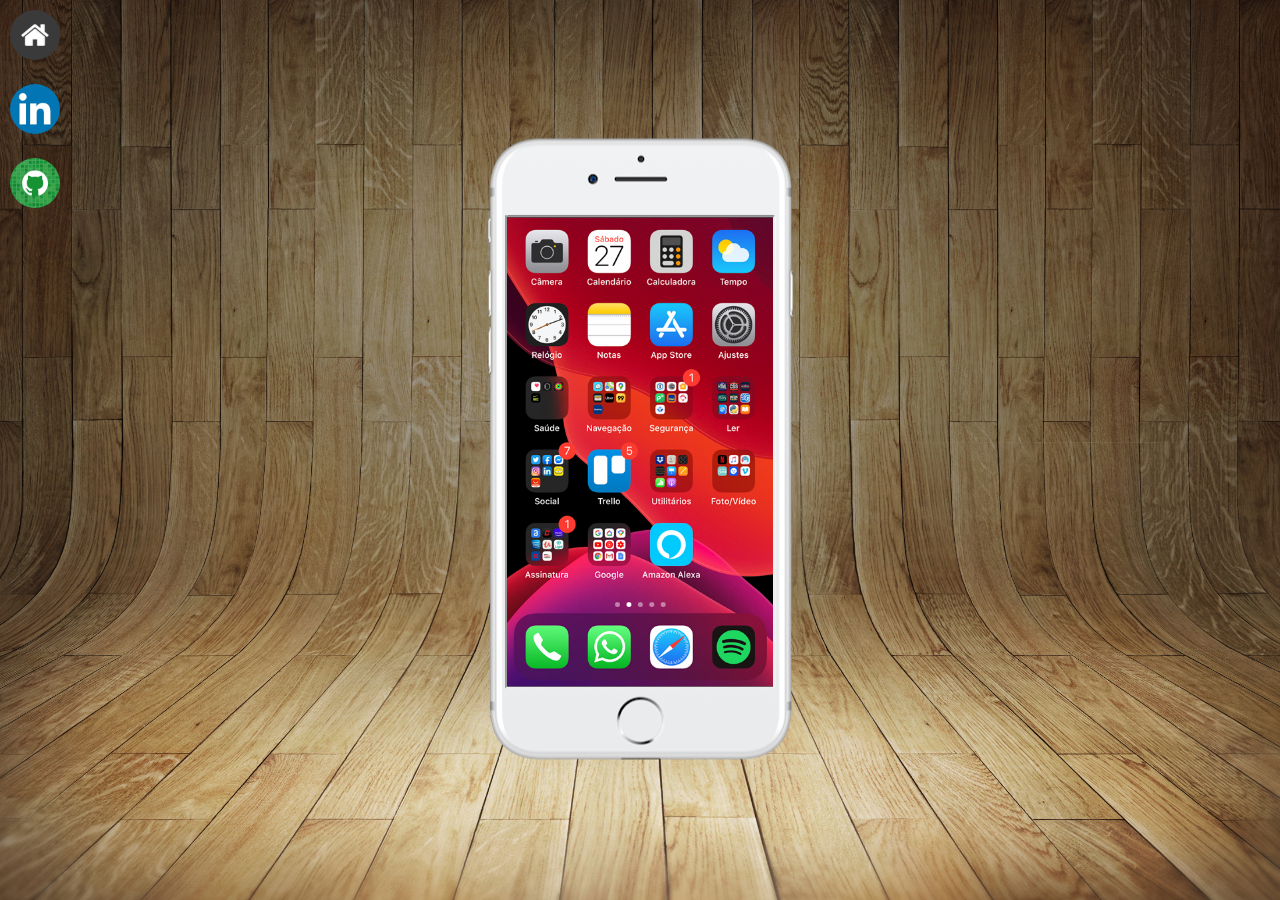
<file: index.html>
<!DOCTYPE html>
<html lang="pt-br">
<head>
    <meta charset="UTF-8">
    <meta http-equiv="X-UA-Compatible" content="IE=edge">
    <meta name="viewport" content="width=device-width, initial-scale=1.0">
    <title>Redes Sociais</title>
    <link rel="shortcut icon" href="favicon.ico" type="image/x-icon">
    <link rel="stylesheet" href="style.css">
</head>
<body>
    <main>
        <section id="celular">

            <iframe src="home.html" name="frame" id="tela">
                <p>Seu navegador não é compatível com o recurso.</p>
            </iframe>

        </section>

        <section id="redes">

            <a href="home.html" target="frame">
                <img src="imagens/logo-home.jpg" alt="home">
            </a>
            
            <br>

            <a href="linkedin.html" target="frame">
                <img src="imagens/logo-linkedin.jpg" alt="linkedin">
            </a>

            <br>

            <a href="github.html" target="frame">
                <img src="imagens/logo-github.jpg" alt="github">
            </a>

        </section>
    </main>
    
</body>
</html>
</file>
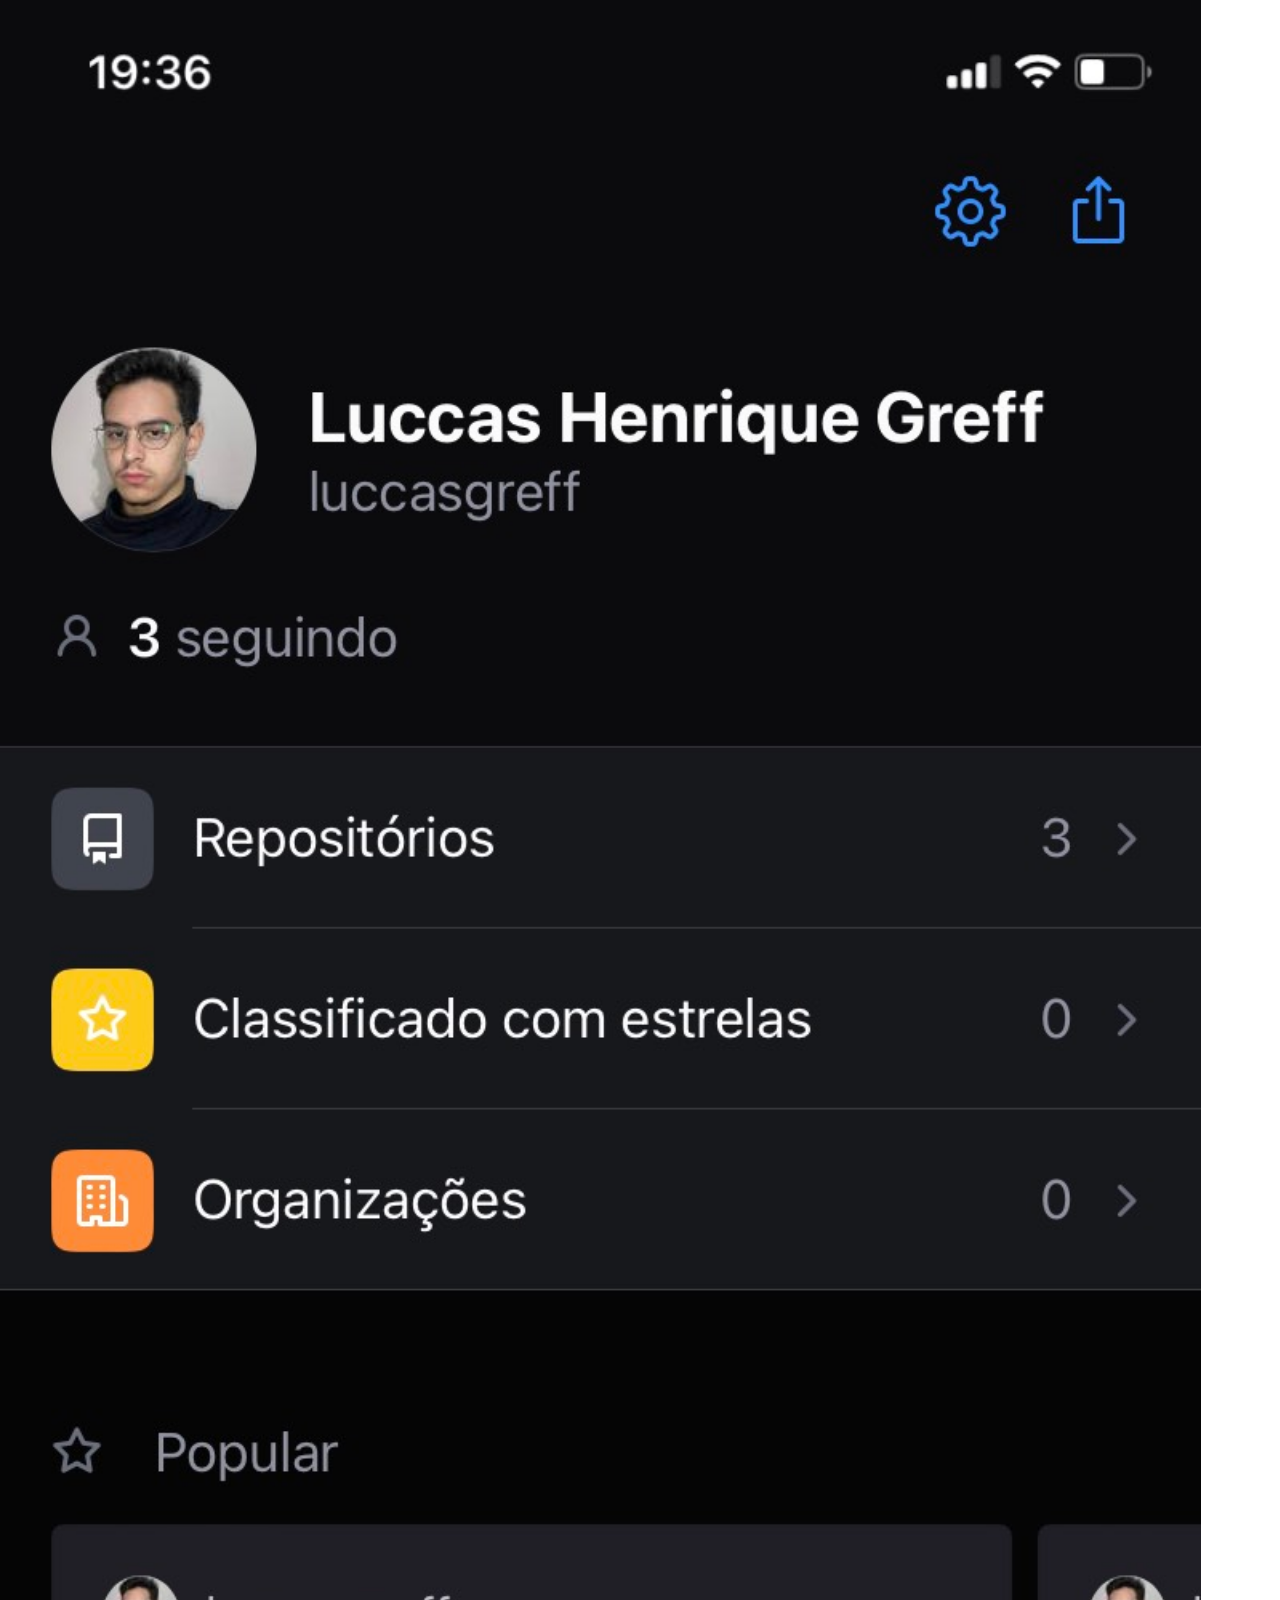
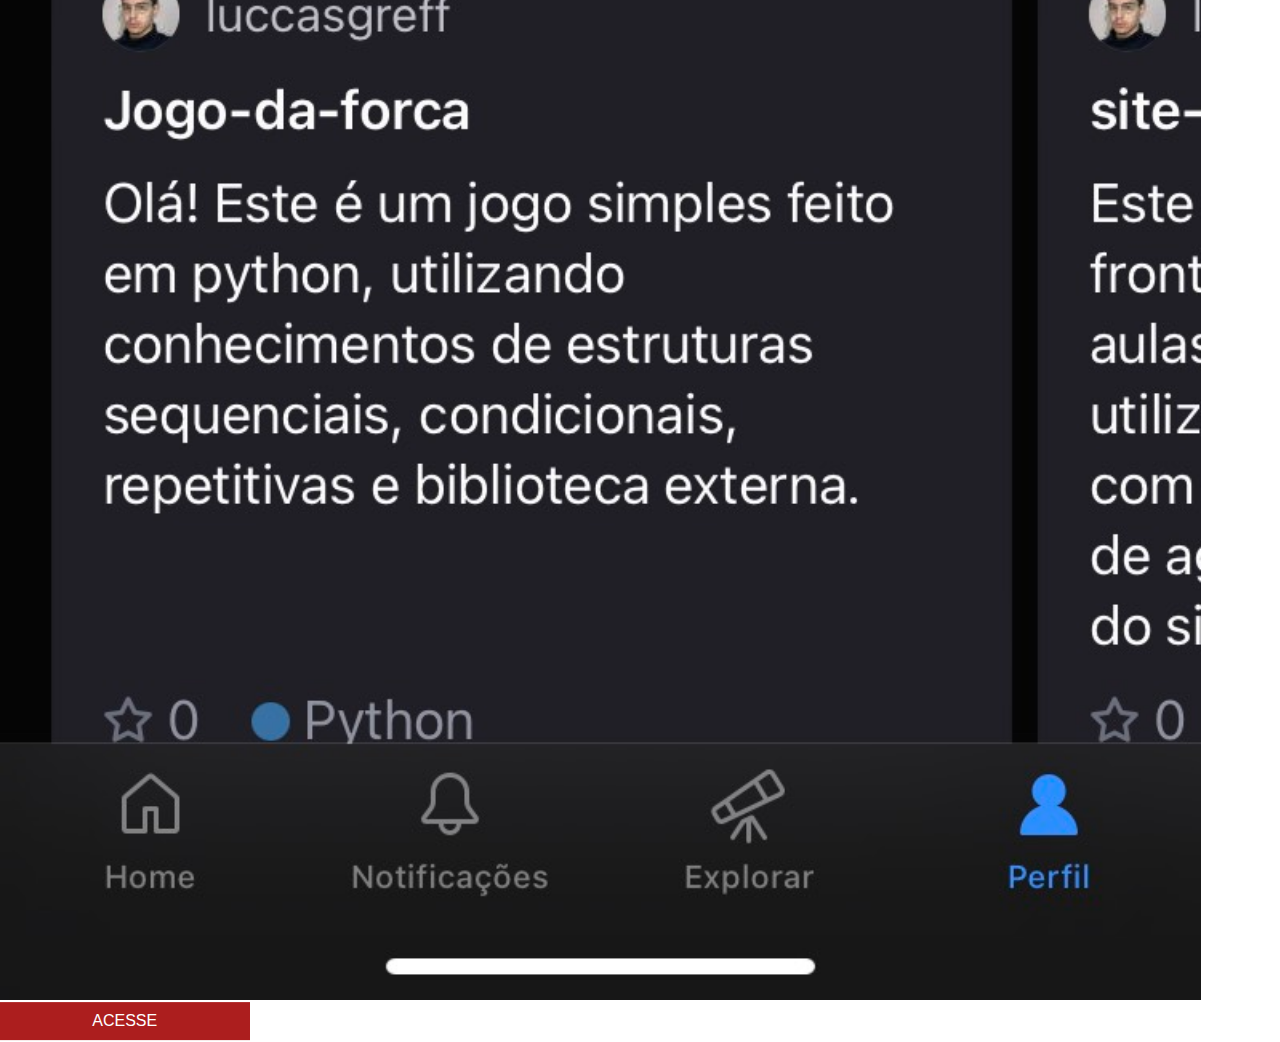
<file: github.html>
<!DOCTYPE html>
<html lang="pt-br">
<head>
    <meta charset="UTF-8">
    <meta http-equiv="X-UA-Compatible" content="IE=edge">
    <meta name="viewport" content="width=device-width, initial-scale=1.0">
    <title>GitHub</title>
    <link rel="stylesheet" href="social.css">
</head>
<body>
    <img src="imagens/tela-github.jpg" alt="github">
    <a href="https://github.com/luccasgreff" target="_blank">ACESSE</a>
    
</body>
</html>
</file>
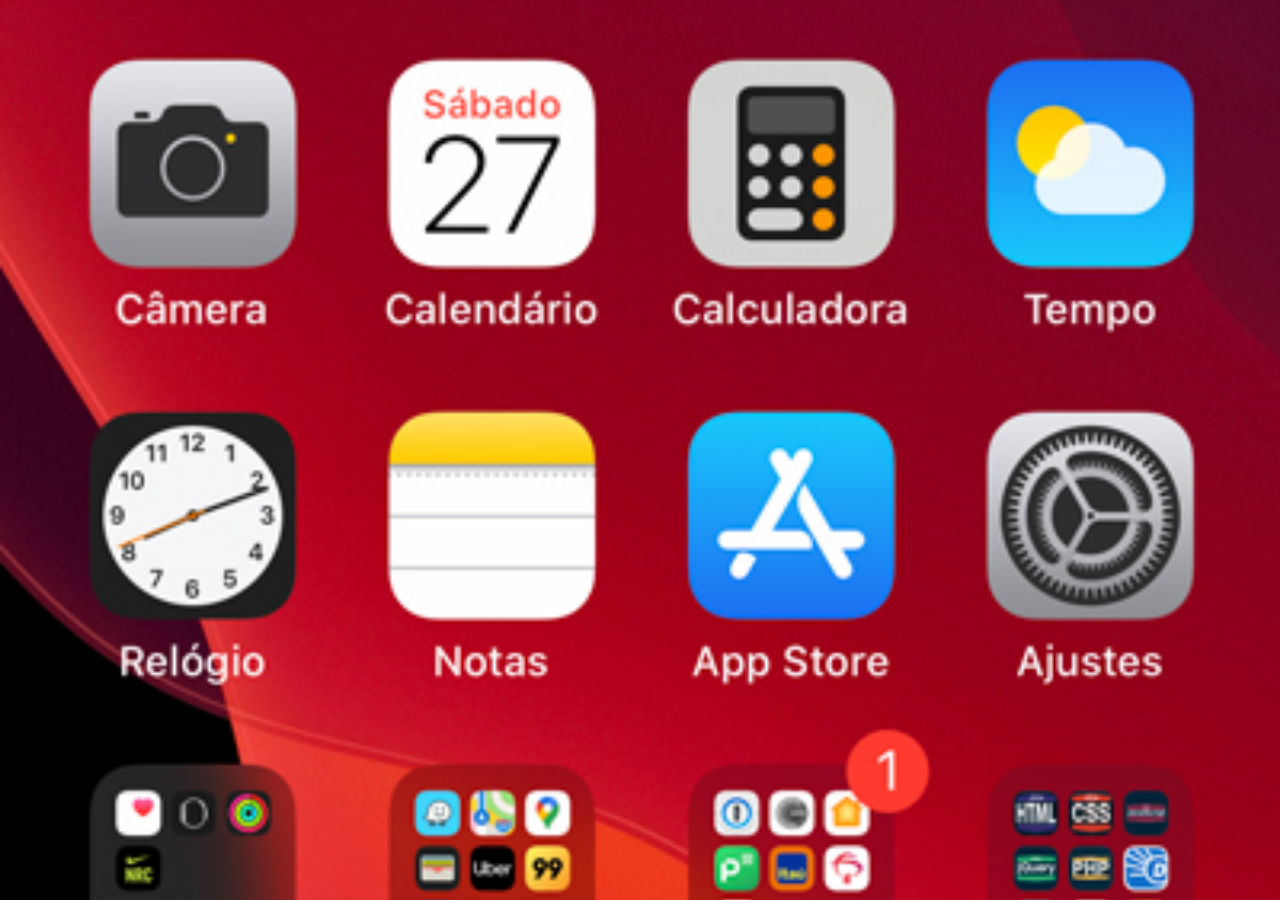
<file: home.html>
<!DOCTYPE html>
<html lang="pt-br">
<head>
    <meta charset="UTF-8">
    <meta http-equiv="X-UA-Compatible" content="IE=edge">
    <meta name="viewport" content="width=device-width, initial-scale=1.0">
    <title>Home</title>
    <style>

        * {
            margin: 0px;
            padding: 0px;
        }

        body {        
            background: black url(imagens/tela-home.jpg) no-repeat;
            background-size: cover;

        }

    </style>
</head>
<body>

    
</body>
</html>
</file>
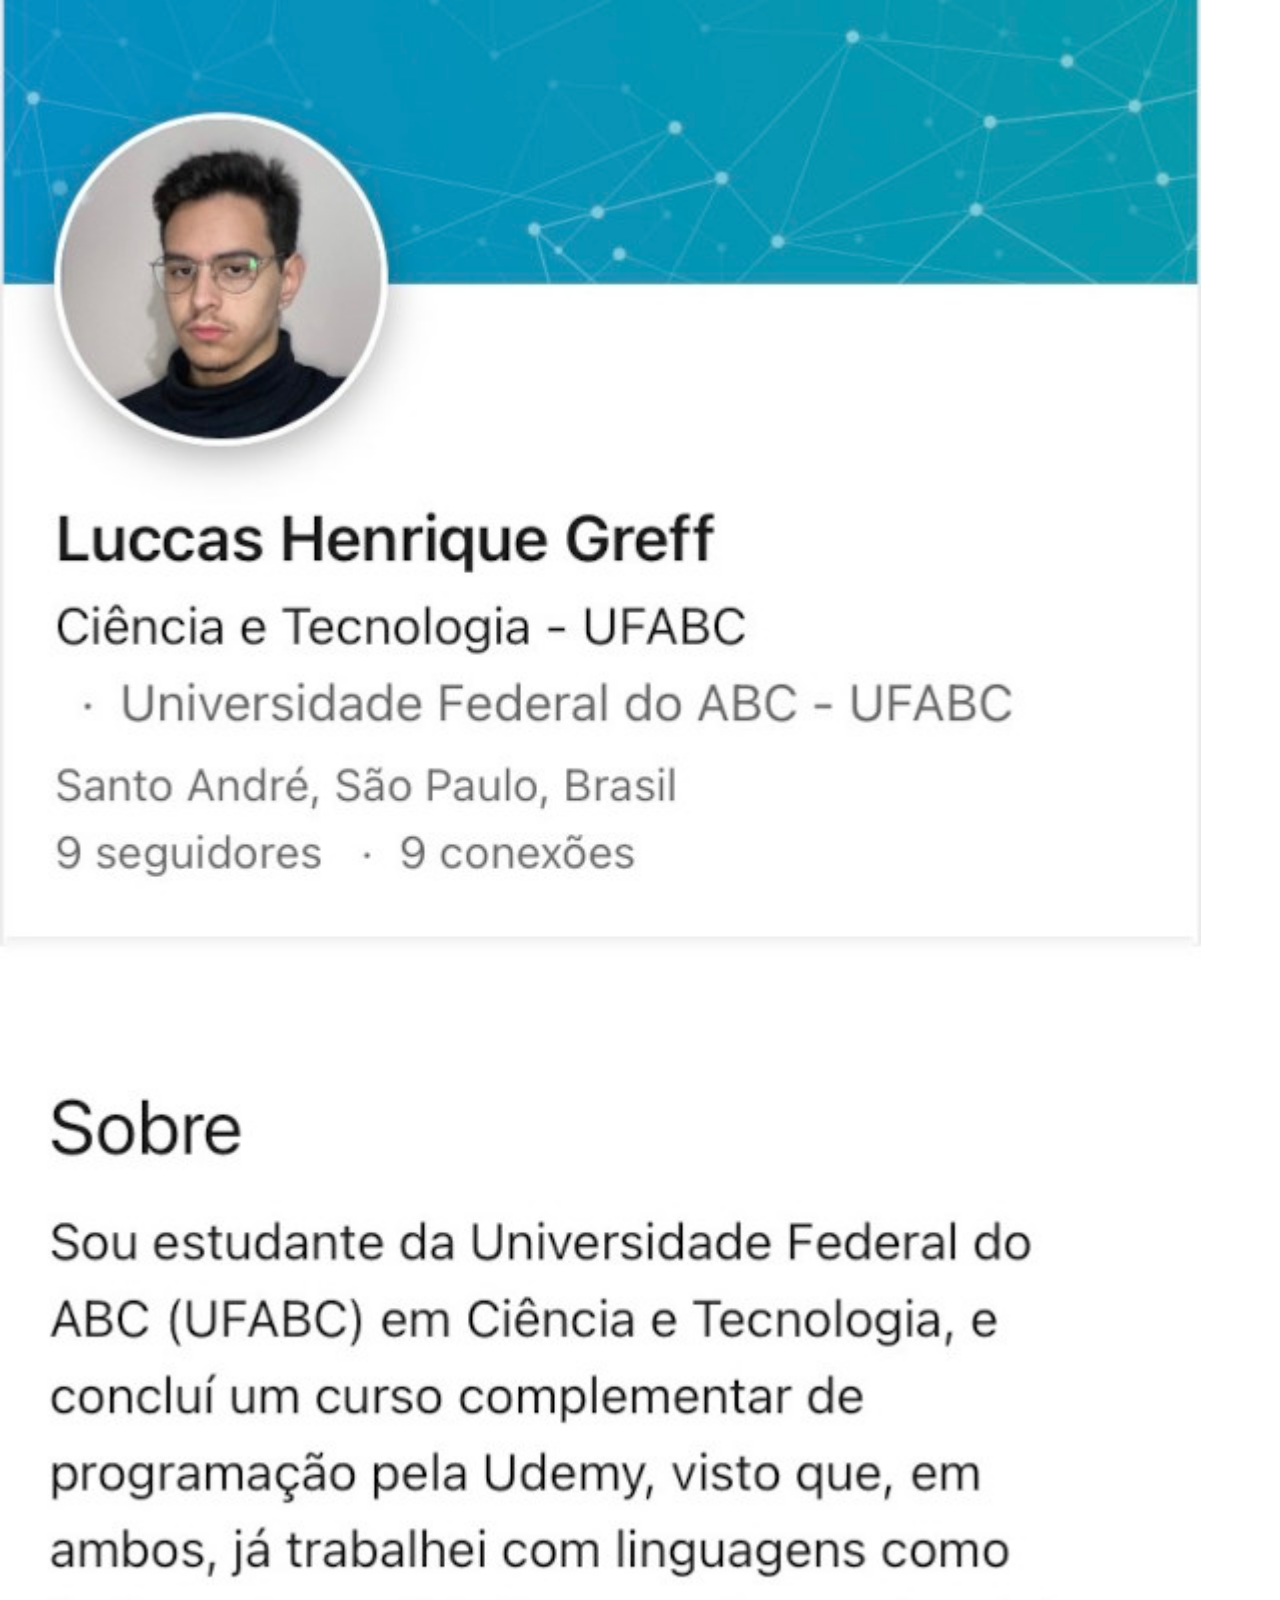
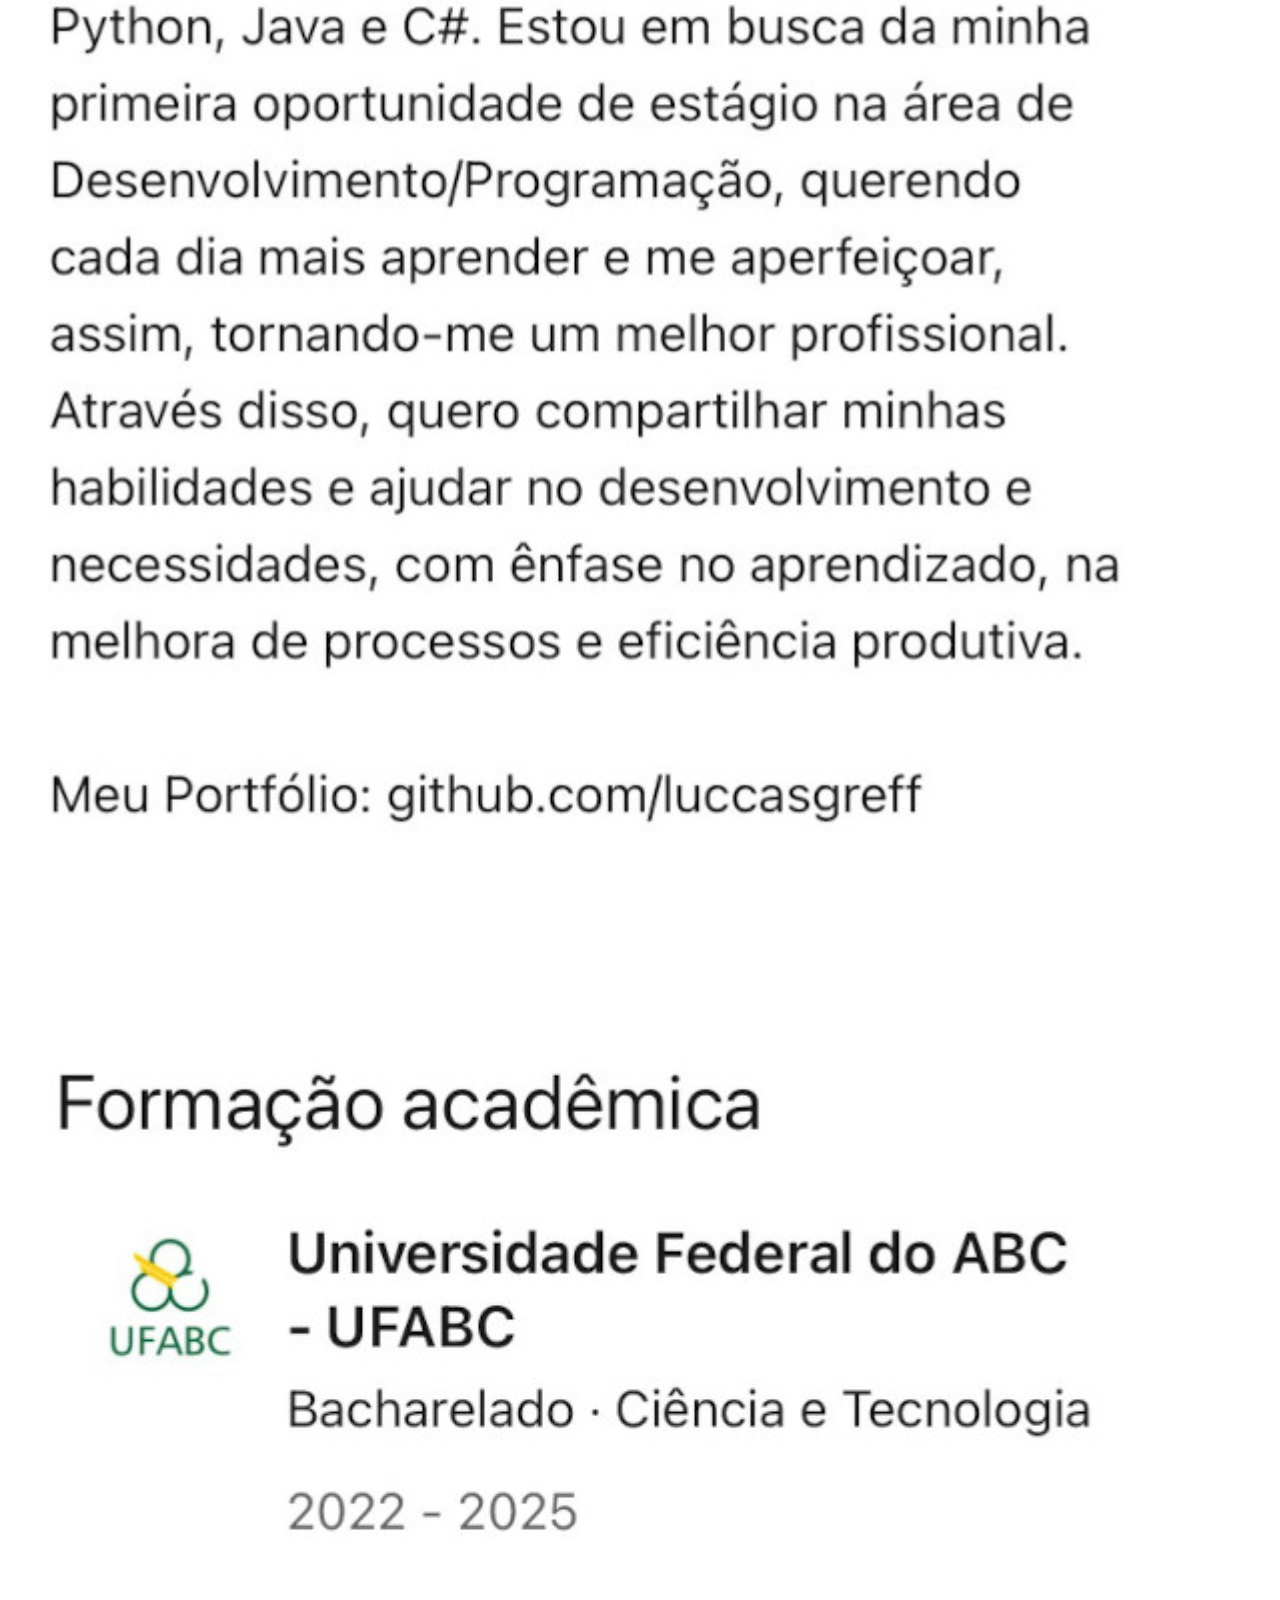
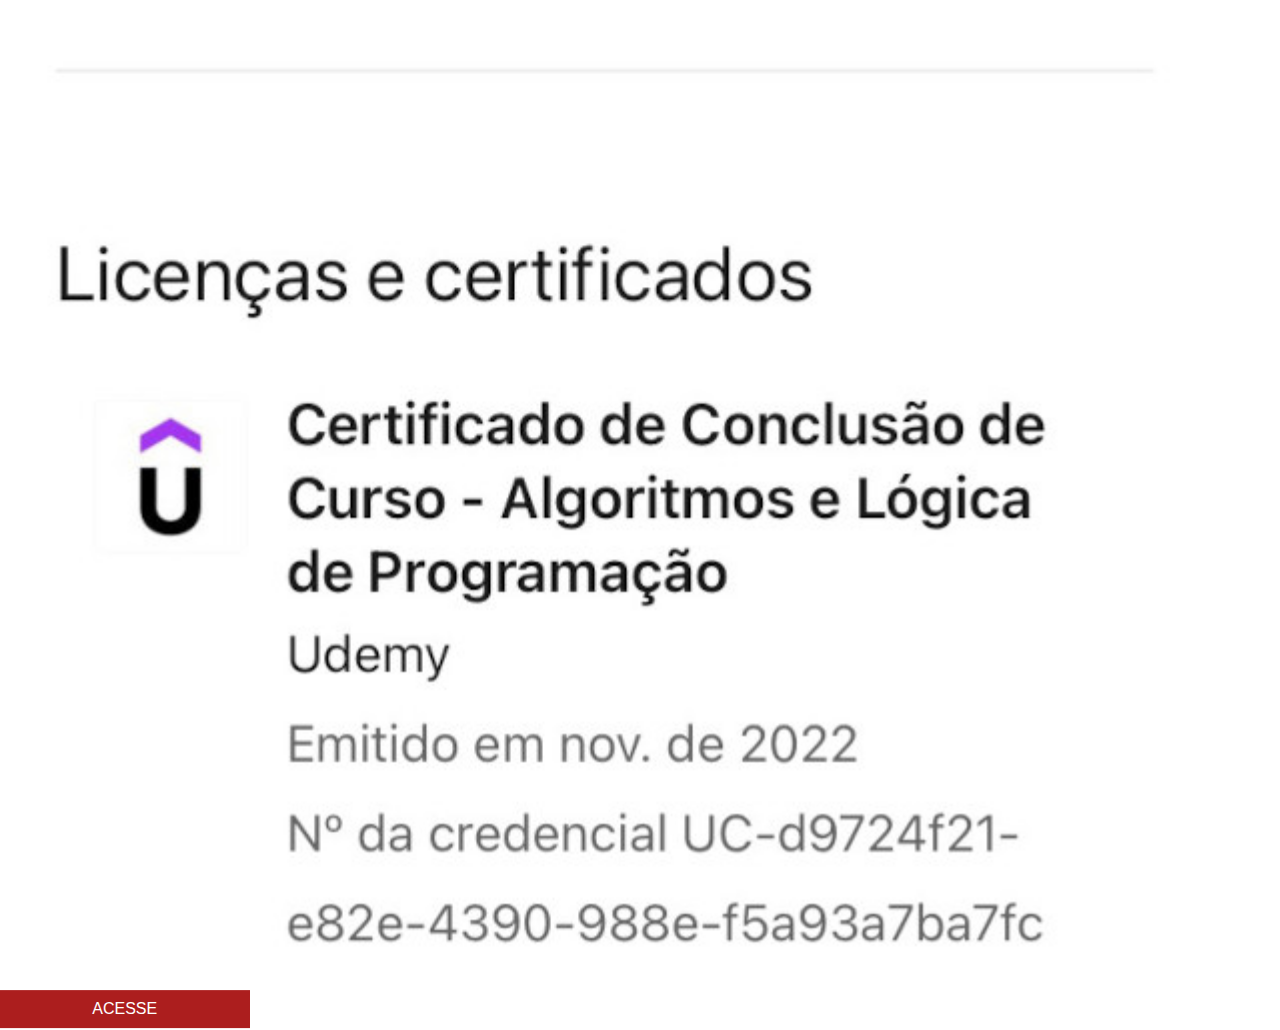
<file: linkedin.html>
<!DOCTYPE html>
<html lang="pt-br">
<head>
    <meta charset="UTF-8">
    <meta http-equiv="X-UA-Compatible" content="IE=edge">
    <meta name="viewport" content="width=device-width, initial-scale=1.0">
    <title>Linkedin</title>
    <link rel="stylesheet" href="social.css">
</head>
<body>
    <img src="imagens/tela-linkedin.jpg" alt="linkedin">
    <a href="https://www.linkedin.com/in/luccashenriquegreff/" target="_blank">ACESSE</a>
    
</body>
</html>
</file>
<file: style.css>
@charset "UTF-8";

* {
    padding: 0px;
    margin: 0px;
}

body {
    background-color: black;
    width: 100vw;
    height: 100vh;
    background-image: url(imagens/fundo-madeira.jpg);
    background-repeat: no-repeat;
    background-size: cover;
    background-attachment: fixed;
}

section#celular {
    background-image: url(imagens/frame-iphone.png);
    width: 310px;
    height: 629px;
    position: absolute;
    top: 50%;
    left: 50%;
    translate: -50% -50%;
}

iframe#tela {
    position: relative;
    top: 80px;
    left: 20px;
    width: 266px;
    height: 469px;

}

section#redes img {
    width: 50px;
    height: 50px;
    border-radius: 50%;
    margin: 10px;

}

section#redes img:hover {
    transition: 0.5s;
    translate: 3px -5px;

}
</file>
<file: social.css>
@charset "UTF-8"

* {
    margin: 0px;
    padding: 0px;
}

body {
    font-family: Arial, Helvetica, sans-serif;
    margin: 0px;
    padding: 0px;
}

img {
    width: 93.8vw;

}

a {
    display: block;
    background-color: rgb(172, 30, 30);
    color: white;
    padding: 10px;
    text-align: center;
    text-decoration: none;
    width: 229.5px;
    position: relative;
    translate: 0% -5%;

}

a:hover {
    text-decoration: underline;
    font-weight: bolder;
    background-color: red;
}
</file>
